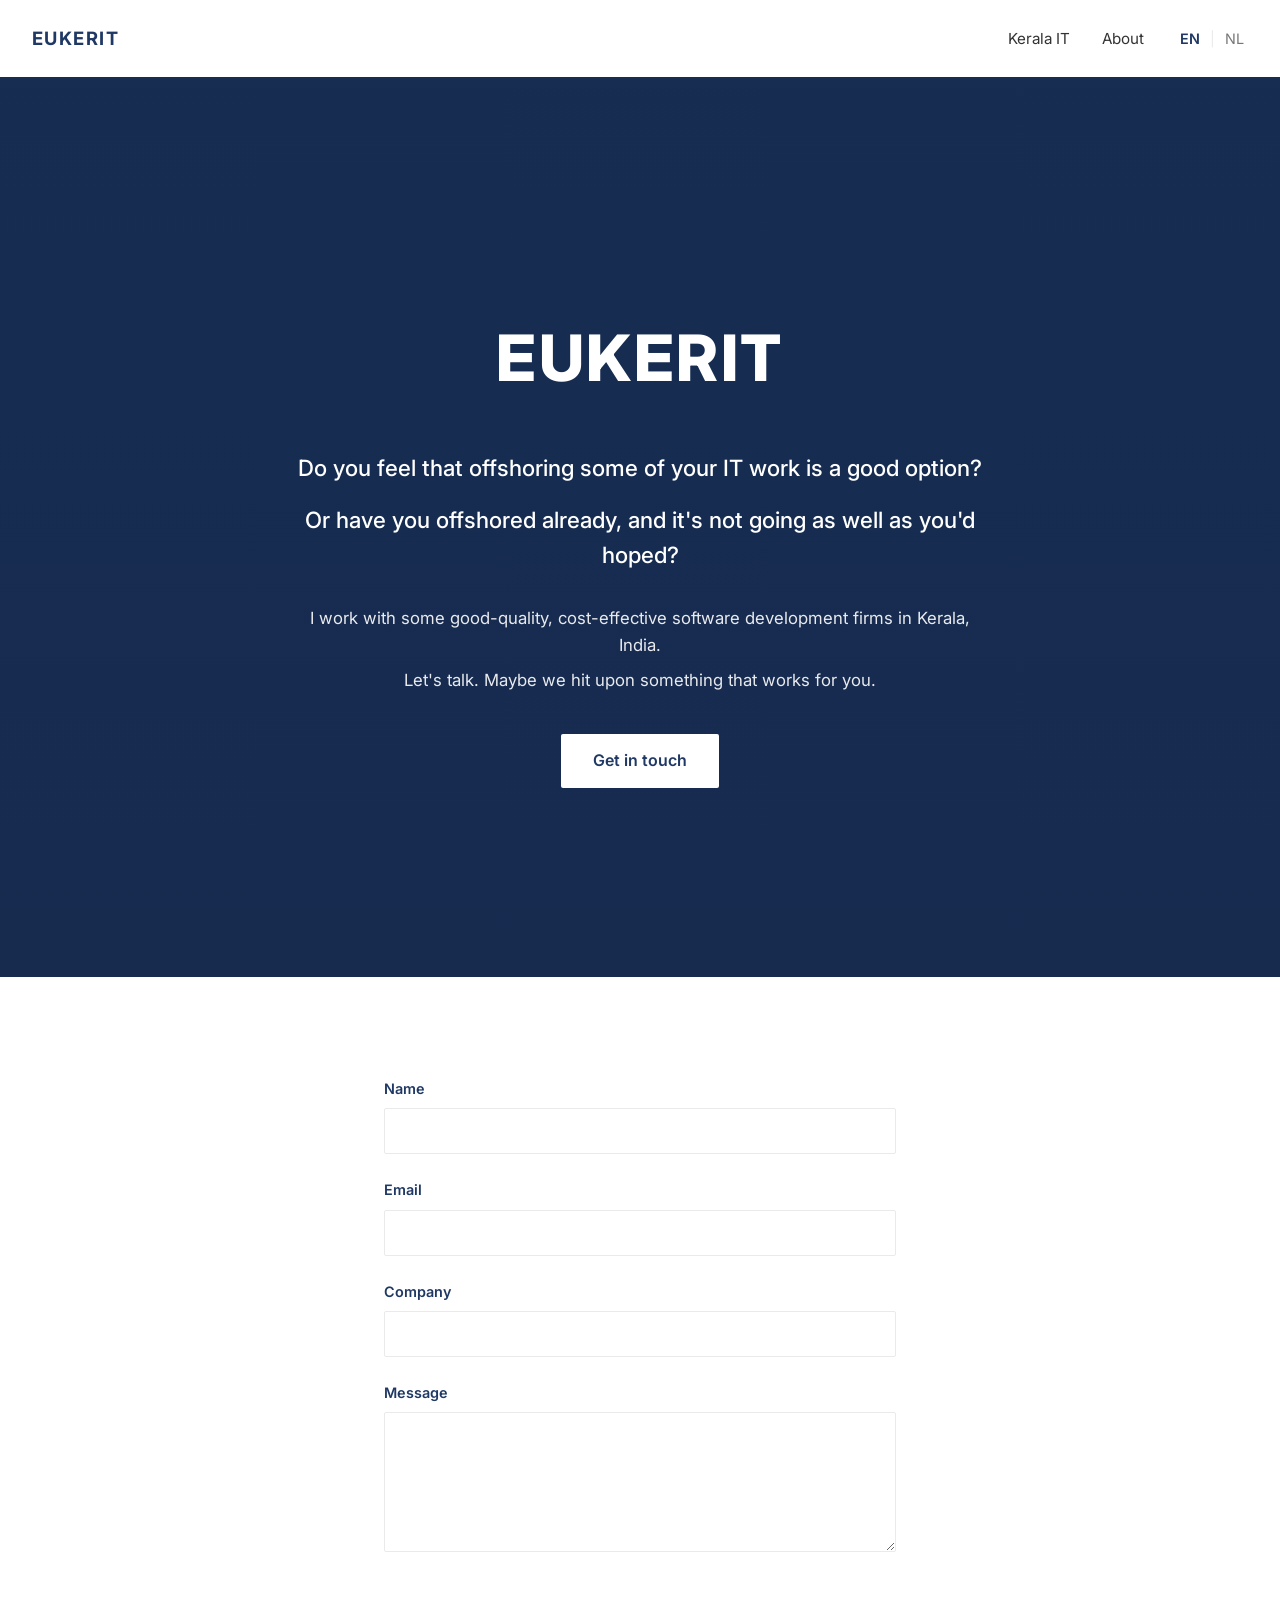
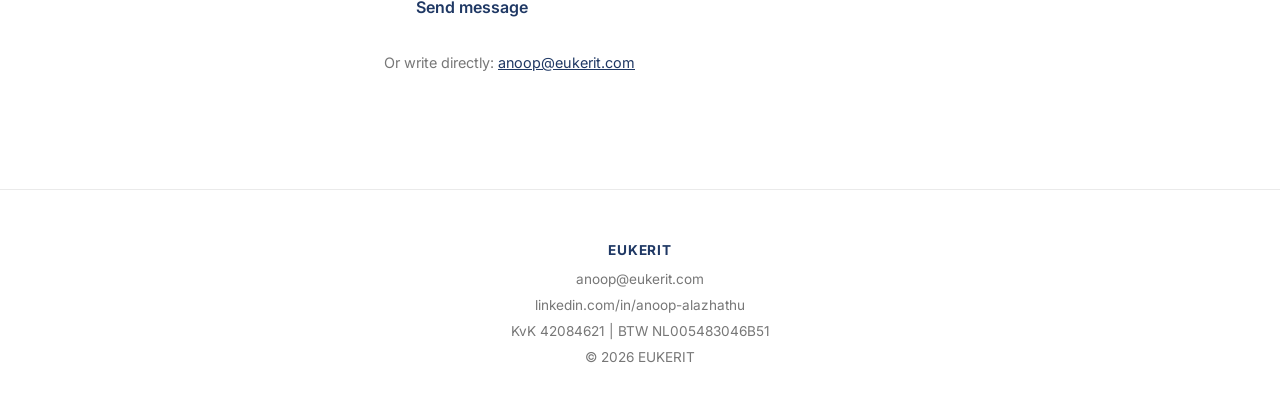
<file: index.html>
<!DOCTYPE html>
<html lang="en">
<head>
<meta charset="UTF-8">
<meta name="viewport" content="width=device-width, initial-scale=1.0">
<title>EUKERIT — Kerala IT for European clients</title>
<meta name="description" content="EUKERIT connects European businesses with quality, cost-effective IT development firms in Kerala, India.">
<link rel="preconnect" href="https://fonts.googleapis.com">
<link rel="preconnect" href="https://fonts.gstatic.com" crossorigin>
<link href="https://fonts.googleapis.com/css2?family=Inter:wght@400;500;600;700;800&display=swap" rel="stylesheet">
<link rel="stylesheet" href="style.css">
</head>
<body>

<nav class="site-nav">
  <a href="index.html" class="wordmark">EUKERIT</a>
  <button class="nav-toggle" aria-label="Toggle navigation">
    <span></span><span></span><span></span>
  </button>
  <div class="nav-right">
    <ul class="nav-links">
      <li><a href="kerala-it.html">Kerala IT</a></li>
      <li><a href="about.html" data-en="About" data-nl="Over">About</a></li>
    </ul>
    <div class="lang-toggle">
      <button class="lang-btn" data-lang="en">EN</button>
      <span class="lang-sep">|</span>
      <button class="lang-btn" data-lang="nl">NL</button>
    </div>
  </div>
</nav>

<header class="hero">
  <div class="hero-inner">
    <h1>EUKERIT</h1>
    <p class="question" data-en="Do you feel that offshoring some of your IT work is a good option?" data-nl="Overweegt u om een deel van uw IT-werk uit te besteden?">Do you feel that offshoring some of your IT work is a good option?</p>
    <p class="question" data-en="Or have you offshored already, and it's not going as well as you'd hoped?" data-nl="Of heeft u dat al gedaan, maar verloopt het minder soepel dan verwacht?">Or have you offshored already, and it's not going as well as you'd hoped?</p>
    <p class="lead" data-en="I work with some good-quality, cost-effective software development firms in Kerala, India." data-nl="Ik werk samen met een aantal kwalitatief goede en kosteneffectieve softwarebedrijven in Kerala, India.">I work with some good-quality, cost-effective software development firms in Kerala, India.</p>
    <p class="followup" data-en="Let's talk. Maybe we hit upon something that works for you." data-nl="Laten we praten. Misschien komen we op iets uit dat bij u past.">Let's talk. Maybe we hit upon something that works for you.</p>
    <a href="#contact" class="btn" data-en="Get in touch" data-nl="Neem contact op">Get in touch</a>
  </div>
</header>

<section class="contact" id="contact">
  <form action="mailto:anoop@eukerit.com" method="post" enctype="text/plain">
    <div class="field">
      <label for="name" data-en="Name" data-nl="Naam">Name</label>
      <input type="text" id="name" name="Name" required>
    </div>
    <div class="field">
      <label for="email" data-en="Email" data-nl="E-mail">Email</label>
      <input type="email" id="email" name="Email" required>
    </div>
    <div class="field">
      <label for="company" data-en="Company" data-nl="Bedrijf">Company</label>
      <input type="text" id="company" name="Company">
    </div>
    <div class="field">
      <label for="message" data-en="Message" data-nl="Bericht">Message</label>
      <textarea id="message" name="Message" required></textarea>
    </div>
    <button type="submit" class="btn" data-en="Send message" data-nl="Verstuur bericht">Send message</button>
    <p class="contact-note"><span data-en="Or write directly:" data-nl="Of schrijf rechtstreeks:">Or write directly:</span> <a href="mailto:anoop@eukerit.com">anoop@eukerit.com</a></p>
  </form>
</section>

<footer class="site-footer">
  <div class="footer-brand">EUKERIT</div>
  <div><a href="mailto:anoop@eukerit.com">anoop@eukerit.com</a></div>
  <div><a href="https://linkedin.com/in/anoop-alazhathu" target="_blank" rel="noopener">linkedin.com/in/anoop-alazhathu</a></div>
  <div>KvK 42084621 | BTW NL005483046B51</div>
  <div>© 2026 EUKERIT</div>
</footer>

<script src="script.js"></script>
</body>
</html>
</file>
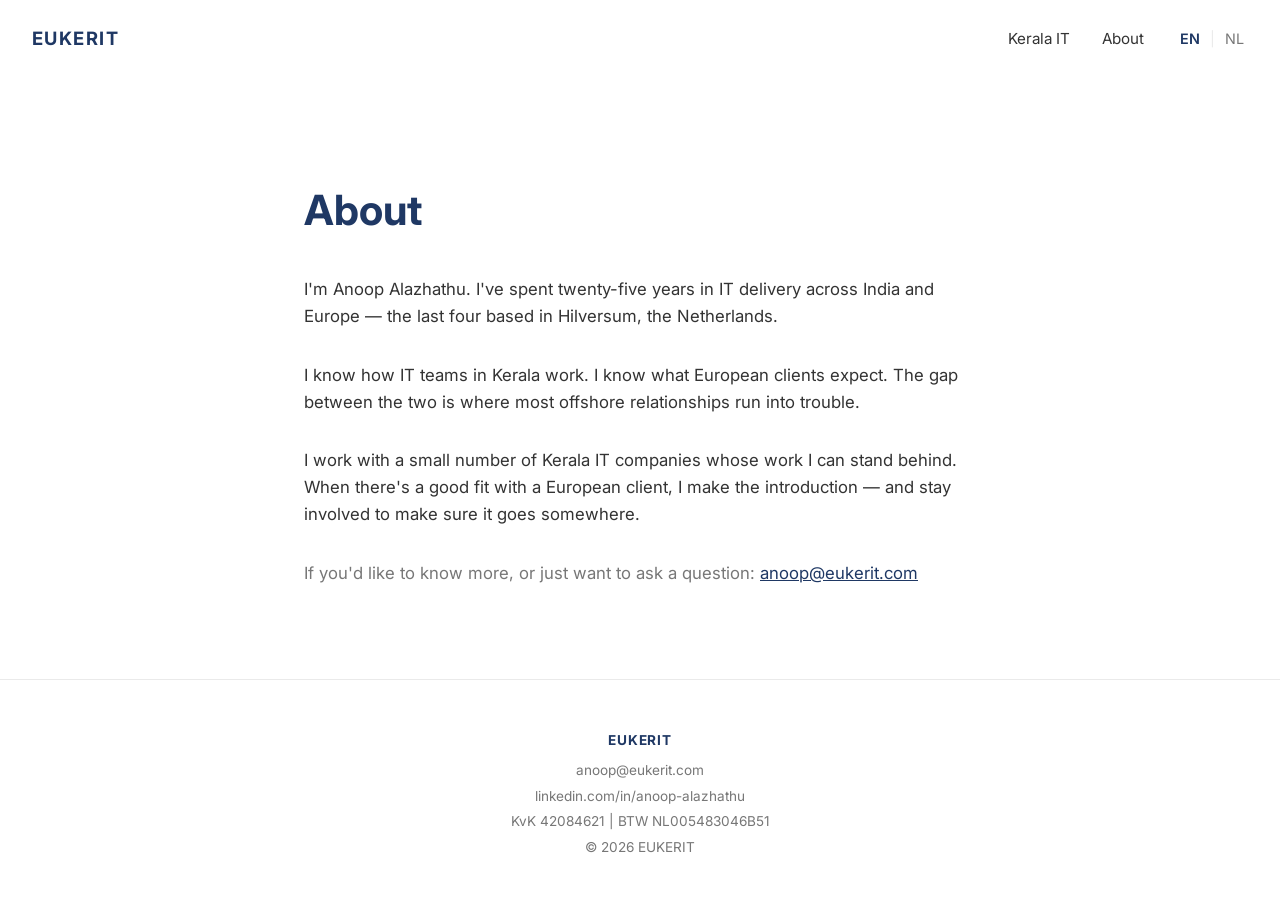
<file: about.html>
<!DOCTYPE html>
<html lang="en">
<head>
<meta charset="UTF-8">
<meta name="viewport" content="width=device-width, initial-scale=1.0">
<title>About — EUKERIT</title>
<meta name="description" content="Anoop Alazhathu — twenty-five years in IT delivery across India and Europe, now connecting Kerala IT companies with European clients.">
<link rel="preconnect" href="https://fonts.googleapis.com">
<link rel="preconnect" href="https://fonts.gstatic.com" crossorigin>
<link href="https://fonts.googleapis.com/css2?family=Inter:wght@400;500;600;700;800&display=swap" rel="stylesheet">
<link rel="stylesheet" href="style.css">
</head>
<body>

<nav class="site-nav">
  <a href="index.html" class="wordmark">EUKERIT</a>
  <button class="nav-toggle" aria-label="Toggle navigation">
    <span></span><span></span><span></span>
  </button>
  <div class="nav-right">
    <ul class="nav-links">
      <li><a href="kerala-it.html">Kerala IT</a></li>
      <li><a href="about.html" data-en="About" data-nl="Over">About</a></li>
    </ul>
    <div class="lang-toggle">
      <button class="lang-btn" data-lang="en">EN</button>
      <span class="lang-sep">|</span>
      <button class="lang-btn" data-lang="nl">NL</button>
    </div>
  </div>
</nav>

<main class="page-content">
  <h1 data-en="About" data-nl="Over">About</h1>

  <p data-en="I'm Anoop Alazhathu. I've spent twenty-five years in IT delivery across India and Europe — the last four based in Hilversum, the Netherlands."
     data-nl="Ik ben Anoop Alazhathu. Ik heb vijfentwintig jaar gewerkt in IT-delivery in India en Europa — de laatste vier jaar vanuit Hilversum, Nederland.">
    I'm Anoop Alazhathu. I've spent twenty-five years in IT delivery across India and Europe — the last four based in Hilversum, the Netherlands.
  </p>

  <p data-en="I know how IT teams in Kerala work. I know what European clients expect. The gap between the two is where most offshore relationships run into trouble."
     data-nl="Ik weet hoe IT-teams in Kerala werken. Ik weet wat Europese klanten verwachten. In de kloof daartussen lopen de meeste offshore-samenwerkingen vast.">
    I know how IT teams in Kerala work. I know what European clients expect. The gap between the two is where most offshore relationships run into trouble.
  </p>

  <p data-en="I work with a small number of Kerala IT companies whose work I can stand behind. When there's a good fit with a European client, I make the introduction — and stay involved to make sure it goes somewhere."
     data-nl="Ik werk met een klein aantal IT-bedrijven in Kerala achter wiens werk ik kan staan. Als er een goede match is met een Europese klant, leg ik het contact — en blijf ik betrokken om ervoor te zorgen dat het ergens toe leidt.">
    I work with a small number of Kerala IT companies whose work I can stand behind. When there's a good fit with a European client, I make the introduction — and stay involved to make sure it goes somewhere.
  </p>

  <p class="about-closing">
    <span data-en="If you'd like to know more, or just want to ask a question:" data-nl="Als u meer wilt weten, of gewoon een vraag heeft:">If you'd like to know more, or just want to ask a question:</span>
    <a href="mailto:anoop@eukerit.com">anoop@eukerit.com</a>
  </p>
</main>

<footer class="site-footer">
  <div class="footer-brand">EUKERIT</div>
  <div><a href="mailto:anoop@eukerit.com">anoop@eukerit.com</a></div>
  <div><a href="https://linkedin.com/in/anoop-alazhathu" target="_blank" rel="noopener">linkedin.com/in/anoop-alazhathu</a></div>
  <div>KvK 42084621 | BTW NL005483046B51</div>
  <div>© 2026 EUKERIT</div>
</footer>

<script src="script.js"></script>
</body>
</html>
</file>
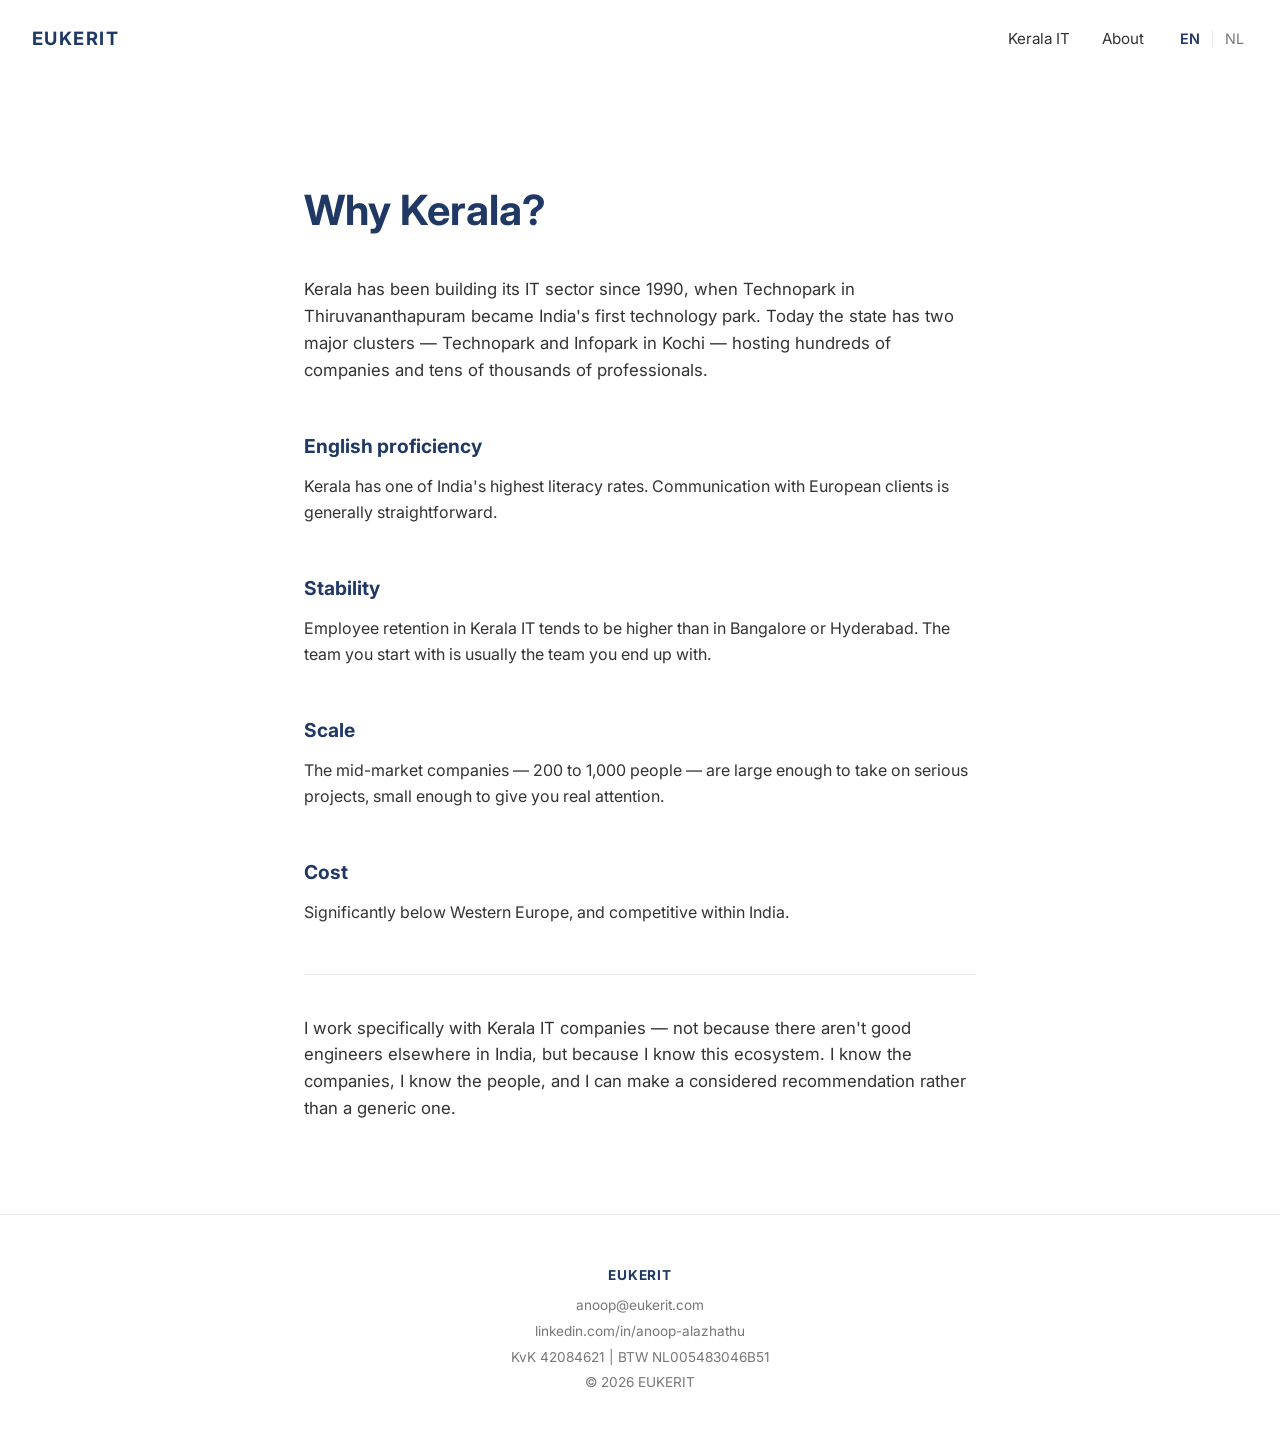
<file: kerala-it.html>
<!DOCTYPE html>
<html lang="en">
<head>
<meta charset="UTF-8">
<meta name="viewport" content="width=device-width, initial-scale=1.0">
<title>Kerala IT — EUKERIT</title>
<meta name="description" content="Why EUKERIT works with Kerala's IT ecosystem: English proficiency, stability, scale, and cost.">
<link rel="preconnect" href="https://fonts.googleapis.com">
<link rel="preconnect" href="https://fonts.gstatic.com" crossorigin>
<link href="https://fonts.googleapis.com/css2?family=Inter:wght@400;500;600;700;800&display=swap" rel="stylesheet">
<link rel="stylesheet" href="style.css">
</head>
<body>

<nav class="site-nav">
  <a href="index.html" class="wordmark">EUKERIT</a>
  <button class="nav-toggle" aria-label="Toggle navigation">
    <span></span><span></span><span></span>
  </button>
  <div class="nav-right">
    <ul class="nav-links">
      <li><a href="kerala-it.html">Kerala IT</a></li>
      <li><a href="about.html" data-en="About" data-nl="Over">About</a></li>
    </ul>
    <div class="lang-toggle">
      <button class="lang-btn" data-lang="en">EN</button>
      <span class="lang-sep">|</span>
      <button class="lang-btn" data-lang="nl">NL</button>
    </div>
  </div>
</nav>

<main class="page-content">
  <h1 data-en="Why Kerala?" data-nl="Waarom Kerala?">Why Kerala?</h1>

  <p data-en="Kerala has been building its IT sector since 1990, when Technopark in Thiruvananthapuram became India's first technology park. Today the state has two major clusters — Technopark and Infopark in Kochi — hosting hundreds of companies and tens of thousands of professionals."
     data-nl="Kerala bouwt al sinds 1990 aan zijn IT-sector, toen Technopark in Thiruvananthapuram het eerste technologiepark van India werd. Vandaag de dag heeft de staat twee grote clusters — Technopark en Infopark in Kochi — met honderden bedrijven en tienduizenden professionals.">
    Kerala has been building its IT sector since 1990, when Technopark in Thiruvananthapuram became India's first technology park. Today the state has two major clusters — Technopark and Infopark in Kochi — hosting hundreds of companies and tens of thousands of professionals.
  </p>

  <div class="section-block">
    <h2 data-en="English proficiency" data-nl="Engels taalvaardigheid">English proficiency</h2>
    <p data-en="Kerala has one of India's highest literacy rates. Communication with European clients is generally straightforward."
       data-nl="Kerala heeft een van de hoogste alfabetiseringsgraden van India. Communicatie met Europese klanten verloopt over het algemeen soepel.">
      Kerala has one of India's highest literacy rates. Communication with European clients is generally straightforward.
    </p>
  </div>

  <div class="section-block">
    <h2 data-en="Stability" data-nl="Stabiliteit">Stability</h2>
    <p data-en="Employee retention in Kerala IT tends to be higher than in Bangalore or Hyderabad. The team you start with is usually the team you end up with."
       data-nl="Personeelsbehoud in de Kerala IT-sector is doorgaans hoger dan in Bangalore of Hyderabad. Het team waarmee u begint, is meestal ook het team waarmee u eindigt.">
      Employee retention in Kerala IT tends to be higher than in Bangalore or Hyderabad. The team you start with is usually the team you end up with.
    </p>
  </div>

  <div class="section-block">
    <h2 data-en="Scale" data-nl="Schaal">Scale</h2>
    <p data-en="The mid-market companies — 200 to 1,000 people — are large enough to take on serious projects, small enough to give you real attention."
       data-nl="De middelgrote bedrijven — 200 tot 1.000 medewerkers — zijn groot genoeg voor serieuze projecten en klein genoeg om u echte aandacht te geven.">
      The mid-market companies — 200 to 1,000 people — are large enough to take on serious projects, small enough to give you real attention.
    </p>
  </div>

  <div class="section-block">
    <h2 data-en="Cost" data-nl="Kosten">Cost</h2>
    <p data-en="Significantly below Western Europe, and competitive within India."
       data-nl="Aanzienlijk lager dan in West-Europa, en concurrerend binnen India.">
      Significantly below Western Europe, and competitive within India.
    </p>
  </div>

  <p class="closing" data-en="I work specifically with Kerala IT companies — not because there aren't good engineers elsewhere in India, but because I know this ecosystem. I know the companies, I know the people, and I can make a considered recommendation rather than a generic one."
     data-nl="Ik werk specifiek met IT-bedrijven in Kerala — niet omdat er elders in India geen goede engineers zijn, maar omdat ik dit ecosysteem ken. Ik ken de bedrijven, ik ken de mensen, en ik kan een weloverwogen aanbeveling doen in plaats van een generieke.">
    I work specifically with Kerala IT companies — not because there aren't good engineers elsewhere in India, but because I know this ecosystem. I know the companies, I know the people, and I can make a considered recommendation rather than a generic one.
  </p>
</main>

<footer class="site-footer">
  <div class="footer-brand">EUKERIT</div>
  <div><a href="mailto:anoop@eukerit.com">anoop@eukerit.com</a></div>
  <div><a href="https://linkedin.com/in/anoop-alazhathu" target="_blank" rel="noopener">linkedin.com/in/anoop-alazhathu</a></div>
  <div>KvK 42084621 | BTW NL005483046B51</div>
  <div>© 2026 EUKERIT</div>
</footer>

<script src="script.js"></script>
</body>
</html>
</file>
<file: style.css>
/* EUKERIT — base styles */

:root {
  --navy: #1F3864;
  --body-text: #333333;
  --grey: #777777;
  --bg: #FFFFFF;
  --border: #EAEAEA;
  --max-width: 960px;
}

* {
  box-sizing: border-box;
}

html {
  scroll-behavior: smooth;
}

body {
  margin: 0;
  font-family: 'Inter', -apple-system, BlinkMacSystemFont, 'Segoe UI', Roboto, sans-serif;
  color: var(--body-text);
  background: var(--bg);
  line-height: 1.6;
  -webkit-font-smoothing: antialiased;
}

img {
  max-width: 100%;
  display: block;
}

a {
  color: var(--navy);
}

.container {
  max-width: var(--max-width);
  margin: 0 auto;
  padding: 0 24px;
}

/* Navigation */

.site-nav {
  display: flex;
  align-items: center;
  justify-content: space-between;
  padding: 24px 32px;
}

.wordmark {
  font-weight: 700;
  font-size: 1.15rem;
  letter-spacing: 0.08em;
  color: var(--navy);
  text-decoration: none;
}

.nav-right {
  display: flex;
  align-items: center;
  gap: 32px;
}

.nav-links {
  display: flex;
  gap: 32px;
  list-style: none;
  margin: 0;
  padding: 0;
}

.nav-links a {
  text-decoration: none;
  color: var(--body-text);
  font-size: 0.95rem;
}

.nav-links a:hover {
  color: var(--navy);
}

.lang-toggle {
  display: flex;
  align-items: center;
  gap: 6px;
  font-size: 0.9rem;
}

.lang-btn {
  background: none;
  border: none;
  cursor: pointer;
  padding: 2px 4px;
  font-family: inherit;
  font-size: 0.9rem;
  color: var(--grey);
}

.lang-btn.active {
  color: var(--navy);
  font-weight: 600;
}

.lang-sep {
  color: var(--border);
}

.nav-toggle {
  display: none;
  background: none;
  border: none;
  cursor: pointer;
  padding: 4px;
}

.nav-toggle span {
  display: block;
  width: 22px;
  height: 2px;
  background: var(--navy);
  margin: 5px 0;
}

/* Hero */

.hero {
  min-height: 100vh;
  display: flex;
  align-items: center;
  justify-content: center;
  text-align: center;
  padding: 120px 24px 80px;
  background-color: var(--navy);
  background-image:
    linear-gradient(180deg, rgba(20, 40, 74, 0.72), rgba(20, 40, 74, 0.82)),
    url('https://images.unsplash.com/photo-1506905925346-21bda4d32df4?auto=format&fit=crop&w=1920&q=60');
  background-size: cover;
  background-position: center;
}

.hero-inner {
  max-width: 700px;
}

.hero h1 {
  font-size: clamp(2.5rem, 6vw, 4rem);
  font-weight: 800;
  letter-spacing: 0.04em;
  color: #FFFFFF;
  margin: 0 0 40px;
}

.hero .question {
  font-size: clamp(1.1rem, 2.4vw, 1.4rem);
  font-weight: 500;
  color: #FFFFFF;
  margin: 0 0 16px;
}

.hero p.lead {
  font-size: 1.05rem;
  color: rgba(255, 255, 255, 0.9);
  margin: 32px 0 8px;
}

.hero p.followup {
  font-size: 1.05rem;
  color: rgba(255, 255, 255, 0.9);
  margin: 0 0 40px;
}

.btn {
  display: inline-block;
  background: #FFFFFF;
  color: var(--navy);
  border: none;
  padding: 14px 32px;
  font-size: 1rem;
  font-weight: 600;
  font-family: inherit;
  text-decoration: none;
  cursor: pointer;
  border-radius: 2px;
}

.btn:hover {
  background: rgba(255, 255, 255, 0.9);
}

/* Page content (Kerala IT / About) */

.page-content {
  max-width: 720px;
  margin: 0 auto;
  padding: 100px 24px 60px;
}

.page-content h1 {
  font-size: clamp(2rem, 4vw, 2.6rem);
  font-weight: 700;
  color: var(--navy);
  margin: 0 0 32px;
}

.page-content > p {
  font-size: 1.05rem;
  margin: 0 0 32px;
}

.section-block {
  margin: 48px 0;
}

.section-block h2 {
  font-size: 1.2rem;
  font-weight: 700;
  color: var(--navy);
  margin: 0 0 12px;
}

.section-block p {
  margin: 0;
  color: var(--body-text);
}

.closing {
  margin-top: 56px;
  padding-top: 40px;
  border-top: 1px solid var(--border);
  color: var(--body-text);
}

.about-closing {
  margin-top: 48px;
  color: var(--grey);
}

/* Contact section */

.contact {
  padding: 100px 24px;
  max-width: 560px;
  margin: 0 auto;
}

.field {
  margin-bottom: 24px;
}

.field label {
  display: block;
  font-size: 0.9rem;
  font-weight: 600;
  color: var(--navy);
  margin-bottom: 8px;
}

.field input,
.field textarea {
  width: 100%;
  padding: 12px 14px;
  font-family: inherit;
  font-size: 1rem;
  color: var(--body-text);
  border: 1px solid var(--border);
  border-radius: 2px;
  background: var(--bg);
}

.field input:focus,
.field textarea:focus {
  outline: none;
  border-color: var(--navy);
}

.field textarea {
  min-height: 140px;
  resize: vertical;
}

.contact-note {
  margin-top: 20px;
  font-size: 0.9rem;
  color: var(--grey);
}

.contact-note a {
  color: var(--navy);
}

/* Footer */

.site-footer {
  padding: 48px 24px;
  text-align: center;
  border-top: 1px solid var(--border);
  color: var(--grey);
  font-size: 0.85rem;
  line-height: 1.9;
}

.site-footer .footer-brand {
  color: var(--navy);
  font-weight: 700;
  letter-spacing: 0.06em;
  margin-bottom: 4px;
}

.site-footer a {
  color: var(--grey);
  text-decoration: none;
}

.site-footer a:hover {
  color: var(--navy);
}

/* Responsive */

@media (max-width: 700px) {
  .nav-toggle {
    display: block;
  }

  .nav-right {
    position: absolute;
    top: 68px;
    right: 24px;
    left: 24px;
    background: var(--bg);
    border: 1px solid var(--border);
    flex-direction: column;
    align-items: flex-start;
    gap: 16px;
    padding: 20px;
    display: none;
  }

  .nav-right.open {
    display: flex;
  }

  .nav-links {
    flex-direction: column;
    gap: 16px;
  }

  .site-nav {
    position: relative;
    padding: 20px;
  }

  .hero {
    padding: 100px 20px 60px;
  }

  .page-content,
  .contact {
    padding-left: 20px;
    padding-right: 20px;
  }
}
</file>
